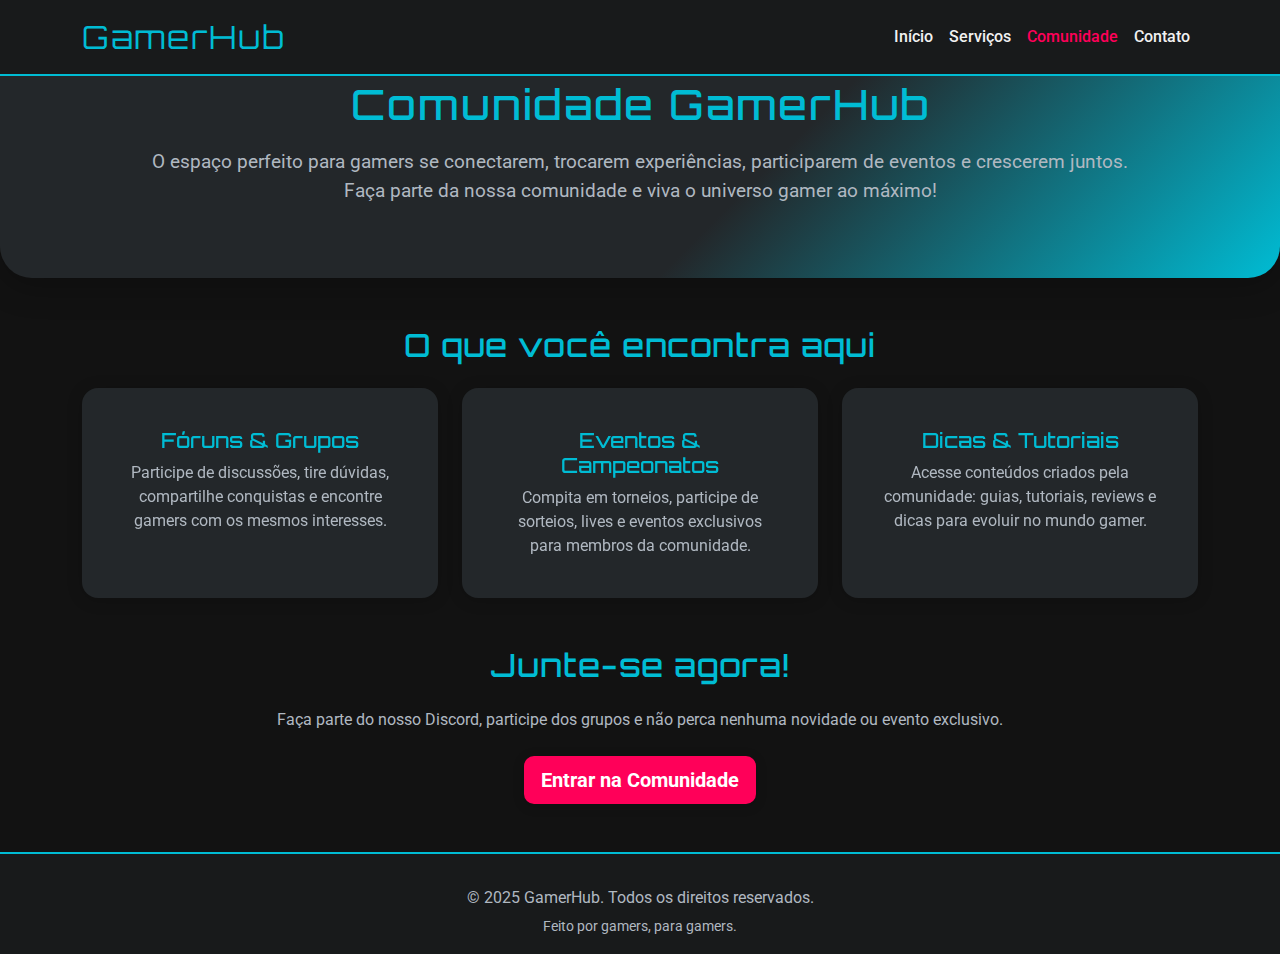
<file: comunidade.html>
<!DOCTYPE html>
<html lang="pt-br">
<head>
    <meta charset="UTF-8">
    <meta name="viewport" content="width=device-width, initial-scale=1.0">
    <title>Comunidade | GamerHub</title>
    <link href="https://cdn.jsdelivr.net/npm/bootstrap@5.3.0/dist/css/bootstrap.min.css" rel="stylesheet">
    <link href="https://fonts.googleapis.com/css2?family=Orbitron:wght@700&family=Roboto:wght@400;700&display=swap" rel="stylesheet">
    <style>
        :root {
            --primary: #00bcd4;
            --secondary: #181a1b;
            --accent: #ff0059;
            --bg-dark: #121212;
            --text-light: #f1f1f1;
            --card-bg: #23272a;
        }
        body {
            background: var(--bg-dark);
            color: var(--text-light);
            font-family: 'Roboto', Arial, sans-serif;
            min-height: 100vh;
        }
        .navbar {
            background: var(--secondary) !important;
            border-bottom: 2px solid var(--primary);
        }
        .navbar-brand {
            font-family: 'Orbitron', 'Roboto', Arial, sans-serif;
            font-size: 2rem;
            color: var(--primary) !important;
            letter-spacing: 2px;
        }
        .nav-link {
            color: var(--text-light) !important;
            font-weight: 500;
            transition: color 0.2s;
        }
        .nav-link:hover, .nav-link.active {
            color: var(--accent) !important;
        }
        .community-hero {
            background: linear-gradient(135deg, #23272a 60%, #00bcd4 100%);
            padding: 80px 0 40px 0;
            text-align: center;
            border-radius: 0 0 32px 32px;
            box-shadow: 0 8px 32px rgba(0,0,0,0.25);
            margin-bottom: 48px;
            animation: fadeInHero 1.2s ease;
        }
        @keyframes fadeInHero {
            from { opacity: 0; transform: translateY(-40px);}
            to { opacity: 1; transform: translateY(0);}
        }
        .community-title {
            font-family: 'Orbitron', Arial, sans-serif;
            font-size: 2.6rem;
            color: var(--primary);
            margin-bottom: 18px;
            letter-spacing: 2px;
            animation: slideDown 1s cubic-bezier(.77,0,.18,1) 0.2s both;
        }
        @keyframes slideDown {
            from { opacity: 0; transform: translateY(-30px);}
            to { opacity: 1; transform: translateY(0);}
        }
        .community-desc {
            font-size: 1.2rem;
            color: #b0b8c1;
            margin-bottom: 32px;
            animation: fadeIn 1.2s cubic-bezier(.77,0,.18,1) 0.5s both;
        }
        @keyframes fadeIn {
            from { opacity: 0;}
            to { opacity: 1;}
        }
        .section-title {
            color: var(--primary);
            font-family: 'Orbitron', Arial, sans-serif;
            font-size: 2rem;
            margin: 48px 0 24px 0;
            text-align: center;
            letter-spacing: 1px;
        }
        .card {
            background: var(--card-bg);
            color: var(--text-light);
            border: none;
            border-radius: 16px;
            box-shadow: 0 2px 16px rgba(0,0,0,0.18);
            transition: transform 0.25s cubic-bezier(.77,0,.18,1), box-shadow 0.25s cubic-bezier(.77,0,.18,1);
            will-change: transform;
        }
        .card:hover, .card:focus-within {
            transform: scale(1.05) rotate(-1deg);
            box-shadow: 0 8px 32px rgba(0,188,212,0.22);
            z-index: 2;
        }
        .card-title {
            color: var(--primary);
            font-family: 'Orbitron', Arial, sans-serif;
            font-size: 1.3rem;
        }
        .card-text {
            color: #b0b8c1;
        }
        .footer {
            background: var(--secondary);
            color: #b0b8c1;
            text-align: center;
            padding: 32px 0 16px 0;
            margin-top: 48px;
            border-top: 2px solid var(--primary);
        }
        @media (max-width: 600px) {
            .community-title { font-size: 1.6rem; }
            .section-title { font-size: 1.3rem; }
            .community-hero { padding: 48px 0 24px 0; }
        }
    </style>
</head>
<body>
    <!-- Navbar -->
    <nav class="navbar navbar-expand-lg navbar-dark fixed-top">
        <div class="container">
            <a class="navbar-brand" href="index3.html">GamerHub</a>
            <button class="navbar-toggler" type="button" data-bs-toggle="collapse" data-bs-target="#navbarNav">
                <span class="navbar-toggler-icon"></span>
            </button>
            <div class="collapse navbar-collapse" id="navbarNav">
                <ul class="navbar-nav ms-auto">
                    <li class="nav-item"><a class="nav-link" href="index3.html">Início</a></li>
                    <li class="nav-item"><a class="nav-link" href="services3.html">Serviços</a></li>
                    <li class="nav-item"><a class="nav-link active" href="#">Comunidade</a></li>
                    <li class="nav-item"><a class="nav-link" href="contact3.html">Contato</a></li>
                </ul>
            </div>
        </div>
    </nav>

    <!-- Hero Comunidade -->
    <section class="community-hero">
        <div class="container">
            <h1 class="community-title">Comunidade GamerHub</h1>
            <p class="community-desc">
                O espaço perfeito para gamers se conectarem, trocarem experiências, participarem de eventos e crescerem juntos.<br>
                Faça parte da nossa comunidade e viva o universo gamer ao máximo!
            </p>
        </div>
    </section>

    <!-- Seção de Destaques da Comunidade -->
    <main class="container">
        <h2 class="section-title">O que você encontra aqui</h2>
        <div class="row g-4 mb-5">
            <div class="col-12 col-md-4">
                <div class="card h-100 text-center p-4">
                    <div class="card-body">
                        <h5 class="card-title">Fóruns & Grupos</h5>
                        <p class="card-text">Participe de discussões, tire dúvidas, compartilhe conquistas e encontre gamers com os mesmos interesses.</p>
                    </div>
                </div>
            </div>
            <div class="col-12 col-md-4">
                <div class="card h-100 text-center p-4">
                    <div class="card-body">
                        <h5 class="card-title">Eventos & Campeonatos</h5>
                        <p class="card-text">Compita em torneios, participe de sorteios, lives e eventos exclusivos para membros da comunidade.</p>
                    </div>
                </div>
            </div>
            <div class="col-12 col-md-4">
                <div class="card h-100 text-center p-4">
                    <div class="card-body">
                        <h5 class="card-title">Dicas & Tutoriais</h5>
                        <p class="card-text">Acesse conteúdos criados pela comunidade: guias, tutoriais, reviews e dicas para evoluir no mundo gamer.</p>
                    </div>
                </div>
            </div>
        </div>
    </main>

    <!-- Seção de Chamada para Ação -->
    <section class="container text-center mb-5">
        <h2 class="section-title">Junte-se agora!</h2>
        <p class="mb-4" style="color:#b0b8c1;">
            Faça parte do nosso Discord, participe dos grupos e não perca nenhuma novidade ou evento exclusivo.
        </p>
        <a href="#" class="btn btn-lg" style="background:var(--accent);color:#fff;font-weight:700;border-radius:10px;box-shadow:0 2px 12px rgba(0,0,0,0.18);transition:background 0.2s,transform 0.2s;" onmouseover="this.style.background='#ff3377';this.style.transform='scale(1.05)';" onmouseout="this.style.background='var(--accent)';this.style.transform='scale(1)';">
            Entrar na Comunidade
        </a>
    </section>

    <!-- Footer -->
    <footer class="footer">
        <div class="container">
            <p class="mb-1">&copy; 2025 GamerHub. Todos os direitos reservados.</p>
            <small>Feito por gamers, para gamers.</small>
        </div>
    </footer>
    <script src="https://cdn.jsdelivr.net/npm/bootstrap@5.3.0/dist/js/bootstrap.bundle.min.js"></script>
</body>
</html>
</file>
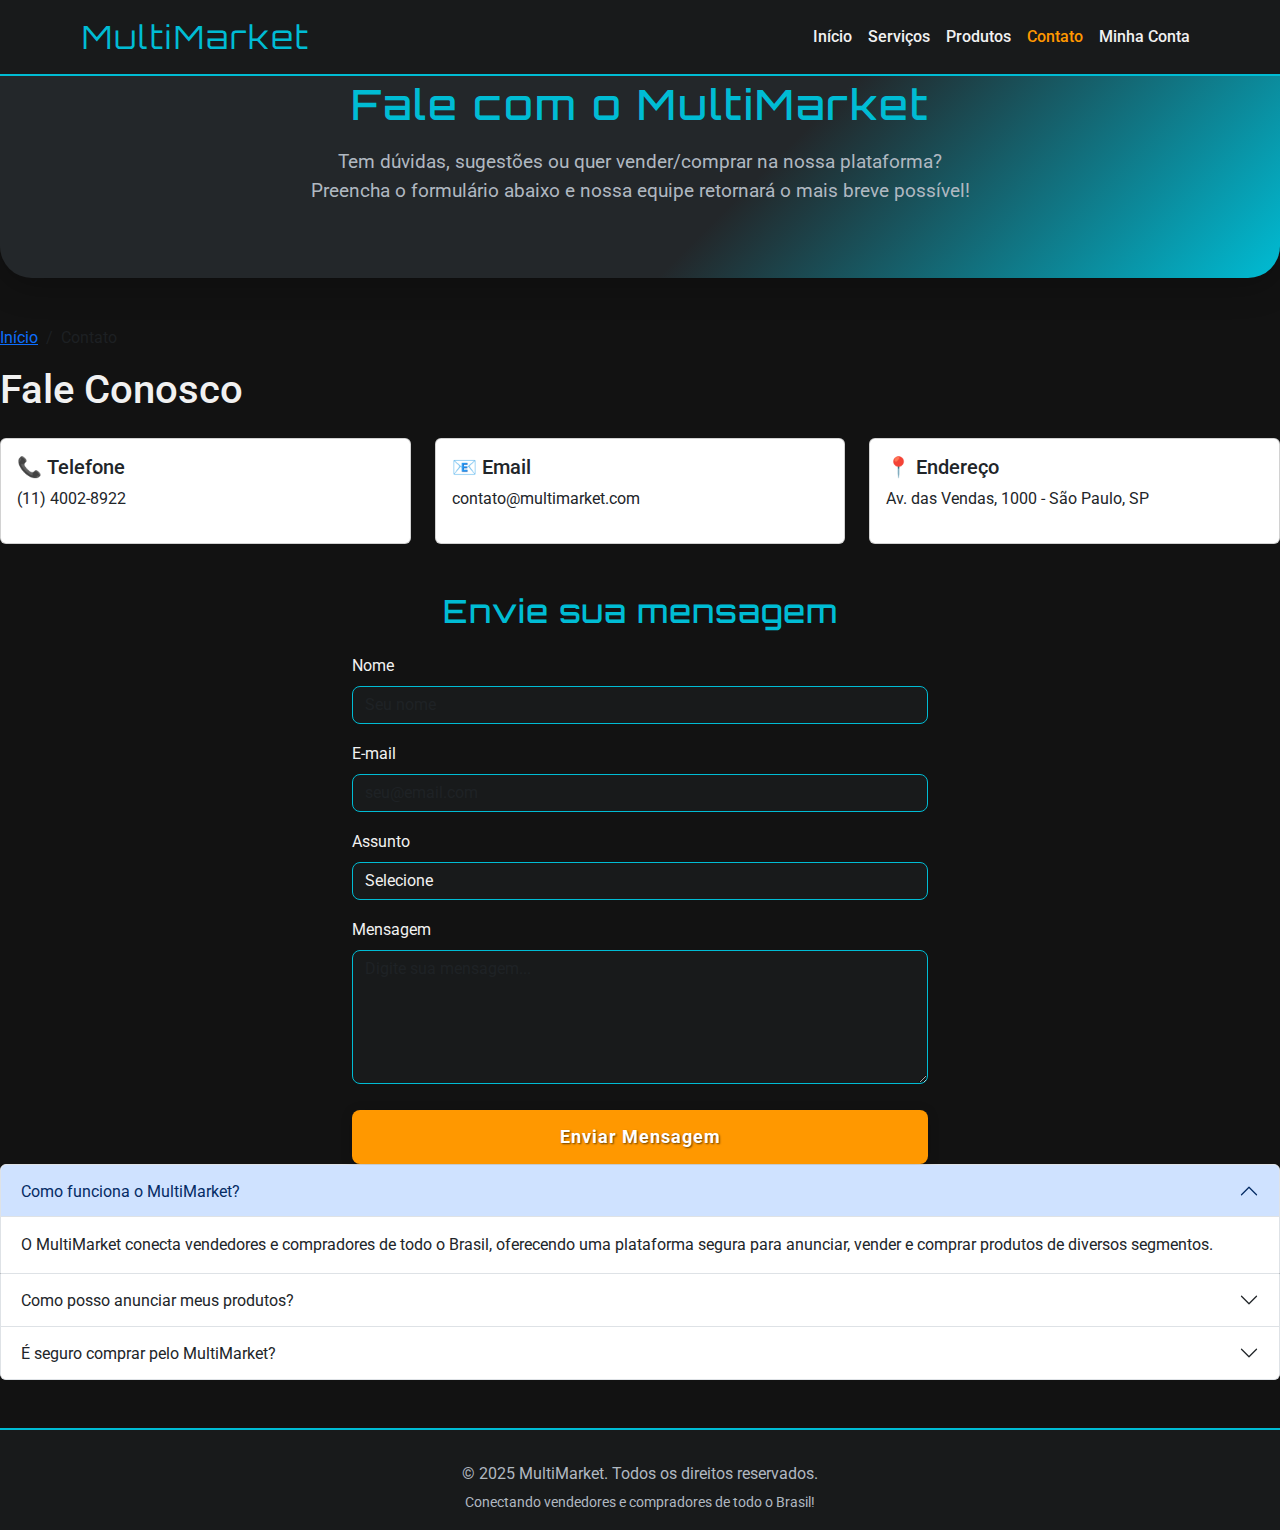
<file: contact3.html>
<!DOCTYPE html>
<html lang="pt-br">
<head>
    <meta charset="UTF-8">
    <meta name="viewport" content="width=device-width, initial-scale=1.0">
    <title>Contato | MultiMarket</title>
    <link href="https://cdn.jsdelivr.net/npm/bootstrap@5.3.0/dist/css/bootstrap.min.css" rel="stylesheet">
    <link href="https://fonts.googleapis.com/css2?family=Orbitron:wght@700&family=Roboto:wght@400;700&display=swap" rel="stylesheet">
    <style>
        :root {
            --primary: #00bcd4;
            --secondary: #181a1b;
            --accent: #ff9800;
            --bg-dark: #121212;
            --text-light: #f1f1f1;
            --card-bg: #23272a;
        }
        body {
            background: var(--bg-dark);
            color: var(--text-light);
            font-family: 'Roboto', Arial, sans-serif;
            min-height: 100vh;
        }
        .navbar {
            background: var(--secondary) !important;
            border-bottom: 2px solid var(--primary);
        }
        .navbar-brand {
            font-family: 'Orbitron', 'Roboto', Arial, sans-serif;
            font-size: 2rem;
            color: var(--primary) !important;
            letter-spacing: 2px;
        }
        .nav-link {
            color: var(--text-light) !important;
            font-weight: 500;
            transition: color 0.2s;
        }
        .nav-link:hover, .nav-link.active {
            color: var(--accent) !important;
        }
        .contact-hero {
            background: linear-gradient(135deg, #23272a 60%, #00bcd4 100%);
            padding: 80px 0 40px 0;
            text-align: center;
            border-radius: 0 0 32px 32px;
            box-shadow: 0 8px 32px rgba(0,0,0,0.25);
            margin-bottom: 48px;
            animation: fadeInHero 1.2s ease;
        }
        @keyframes fadeInHero {
            from { opacity: 0; transform: translateY(-40px);}
            to { opacity: 1; transform: translateY(0);}
        }
        .contact-title {
            font-family: 'Orbitron', Arial, sans-serif;
            font-size: 2.6rem;
            color: var(--primary);
            margin-bottom: 18px;
            letter-spacing: 2px;
            animation: slideDown 1s cubic-bezier(.77,0,.18,1) 0.2s both;
        }
        @keyframes slideDown {
            from { opacity: 0; transform: translateY(-30px);}
            to { opacity: 1; transform: translateY(0);}
        }
        .contact-desc {
            font-size: 1.2rem;
            color: #b0b8c1;
            margin-bottom: 32px;
            animation: fadeIn 1.2s cubic-bezier(.77,0,.18,1) 0.5s both;
        }
        @keyframes fadeIn {
            from { opacity: 0;}
            to { opacity: 1;}
        }
        .section-title {
            color: var(--primary);
            font-family: 'Orbitron', Arial, sans-serif;
            font-size: 2rem;
            margin: 48px 0 24px 0;
            text-align: center;
            letter-spacing: 1px;
        }
        .form-control, .form-select {
            background: #181a1b;
            color: var(--text-light);
            border: 1.5px solid var(--primary);
            border-radius: 8px;
            margin-bottom: 18px;
        }
        .form-control:focus, .form-select:focus {
            border-color: var(--accent);
            box-shadow: 0 0 0 2px #ff980055;
        }
        .btn-contact {
            background: var(--accent);
            color: #fff;
            border: none;
            padding: 14px 36px;
            border-radius: 8px;
            font-size: 1.1rem;
            font-weight: 700;
            letter-spacing: 1px;
            text-shadow: 1px 1px 2px rgba(0, 0, 0, 0.6);
            box-shadow: 0 2px 12px rgba(0,0,0,0.18);
            transition: background 0.2s, transform 0.2s, box-shadow 0.2s;
        }
        .btn-contact:hover, .btn-contact:focus {
            background: #ffb74d;
            transform: translateY(-2px) scale(1.03);
            box-shadow: 0 6px 24px rgba(255,152,0,0.18);
        }
        .footer {
            background: var(--secondary);
            color: #b0b8c1;
            text-align: center;
            padding: 32px 0 16px 0;
            margin-top: 48px;
            border-top: 2px solid var(--primary);
        }
        @media (max-width: 600px) {
            .contact-title { font-size: 1.6rem; }
            .section-title { font-size: 1.3rem; }
            .contact-hero { padding: 48px 0 24px 0; }
        }
    </style>
</head>
<body>
    <!-- Navbar -->
    <nav class="navbar navbar-expand-lg navbar-dark fixed-top">
        <div class="container">
            <a class="navbar-brand" href="index3.html">MultiMarket</a>
            <button class="navbar-toggler" type="button" data-bs-toggle="collapse" data-bs-target="#navbarNav">
                <span class="navbar-toggler-icon"></span>
            </button>
            <div class="collapse navbar-collapse" id="navbarNav">
                <ul class="navbar-nav ms-auto">
                    <li class="nav-item"><a class="nav-link" href="index3.html">Início</a></li>
                    <li class="nav-item"><a class="nav-link" href="services3.html">Serviços</a></li>
                    <li class="nav-item"><a class="nav-link" href="#">Produtos</a></li>
                    <li class="nav-item"><a class="nav-link active" href="#">Contato</a></li>
                    <li class="nav-item"><a class="nav-link" href="#">Minha Conta</a></li>
                </ul>
            </div>
        </div>
    </nav>

    <!-- Hero Contato -->
    <section class="contact-hero">
        <div class="container">
            <h1 class="contact-title">Fale com o MultiMarket</h1>
            <p class="contact-desc">
                Tem dúvidas, sugestões ou quer vender/comprar na nossa plataforma?<br>
                Preencha o formulário abaixo e nossa equipe retornará o mais breve possível!
            </p>
        </div>
    </section>

    <!-- Breadcrumb -->
    <nav aria-label="breadcrumb">
      <ol class="breadcrumb">
        <li class="breadcrumb-item"><a href="index3.html">Início</a></li>
        <li class="breadcrumb-item active" aria-current="page">Contato</li>
      </ol>
    </nav>

    <!-- Header -->
    <h1 class="mb-4">Fale Conosco</h1>

    <!-- Grid de Cards -->
    <div class="row row-cols-1 row-cols-md-3 g-4 mb-5">
      <div class="col">
        <div class="card p-3">
          <h5>📞 Telefone</h5>
          <p>(11) 4002-8922</p>
        </div>
      </div>
      <div class="col">
        <div class="card p-3">
          <h5>📧 Email</h5>
          <p>contato@multimarket.com</p>
        </div>
      </div>
      <div class="col">
        <div class="card p-3">
          <h5>📍 Endereço</h5>
          <p>Av. das Vendas, 1000 - São Paulo, SP</p>
        </div>
      </div>
    </div>

    <!-- Formulário de Contato -->
    <main class="container" style="max-width:600px;">
        <h2 class="section-title">Envie sua mensagem</h2>
        <form>
            <div class="mb-3">
                <label for="nome" class="form-label">Nome</label>
                <input type="text" class="form-control" id="nome" placeholder="Seu nome" required>
            </div>
            <div class="mb-3">
                <label for="email" class="form-label">E-mail</label>
                <input type="email" class="form-control" id="email" placeholder="seu@email.com" required>
            </div>
            <div class="mb-3">
                <label for="assunto" class="form-label">Assunto</label>
                <select class="form-select" id="assunto" required>
                    <option value="">Selecione</option>
                    <option value="duvida">Dúvida</option>
                    <option value="sugestao">Sugestão</option>
                    <option value="venda">Quero vender</option>
                    <option value="compra">Quero comprar</option>
                    <option value="parceria">Parceria</option>
                    <option value="outro">Outro</option>
                </select>
            </div>
            <div class="mb-3">
                <label for="mensagem" class="form-label">Mensagem</label>
                <textarea class="form-control" id="mensagem" rows="5" placeholder="Digite sua mensagem..." required></textarea>
            </div>
            <button type="submit" class="btn btn-contact w-100 mt-2">Enviar Mensagem</button>
        </form>
    </main>

    <!-- FAQ Accordion -->
    <div class="accordion mb-4" id="accordionExample">
      <div class="accordion-item">
        <h2 class="accordion-header">
          <button class="accordion-button" type="button" data-bs-toggle="collapse" data-bs-target="#faq1">
            Como funciona o MultiMarket?
          </button>
        </h2>
        <div id="faq1" class="accordion-collapse collapse show" data-bs-parent="#accordionExample">
          <div class="accordion-body">
            O MultiMarket conecta vendedores e compradores de todo o Brasil, oferecendo uma plataforma segura para anunciar, vender e comprar produtos de diversos segmentos.
          </div>
        </div>
      </div>
      <div class="accordion-item">
        <h2 class="accordion-header">
          <button class="accordion-button collapsed" type="button" data-bs-toggle="collapse" data-bs-target="#faq2">
            Como posso anunciar meus produtos?
          </button>
        </h2>
        <div id="faq2" class="accordion-collapse collapse" data-bs-parent="#accordionExample">
          <div class="accordion-body">
            Basta criar uma conta, acessar o painel do vendedor e cadastrar seus produtos com fotos, descrição e preço.
          </div>
        </div>
      </div>
      <div class="accordion-item">
        <h2 class="accordion-header">
          <button class="accordion-button collapsed" type="button" data-bs-toggle="collapse" data-bs-target="#faq3">
            É seguro comprar pelo MultiMarket?
          </button>
        </h2>
        <div id="faq3" class="accordion-collapse collapse" data-bs-parent="#accordionExample">
          <div class="accordion-body">
            Sim! Todas as transações são protegidas e você pode avaliar vendedores e produtos para garantir a melhor experiência.
          </div>
        </div>
      </div>
    </div>

    <!-- Footer -->
    <footer class="footer">
        <div class="container">
            <p class="mb-1">&copy; 2025 MultiMarket. Todos os direitos reservados.</p>
            <small>Conectando vendedores e compradores de todo o Brasil!</small>
        </div>
    </footer>
    <script src="https://cdn.jsdelivr.net/npm/bootstrap@5.3.0/dist/js/bootstrap.bundle.min.js"></script>
</body>
</html>
</file>
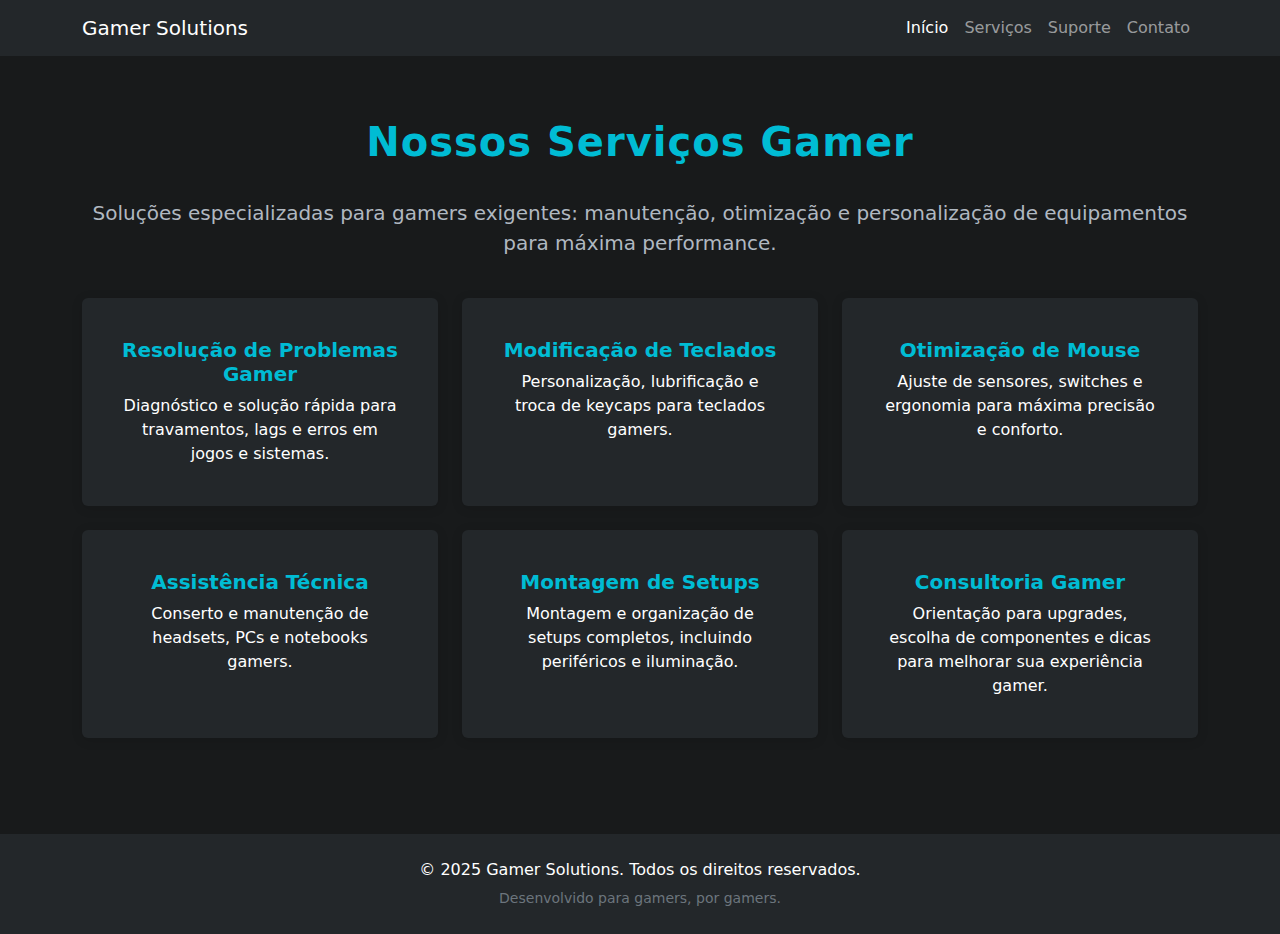
<file: services.html>
<!DOCTYPE html>
<html lang="pt-br">
<head>
  <meta charset="UTF-8">
  <meta name="viewport" content="width=device-width, initial-scale=1.0">
  <title>Gamer Solutions – Serviços</title>
  <link href="https://cdn.jsdelivr.net/npm/bootstrap@5.3.0/dist/css/bootstrap.min.css" rel="stylesheet">
  <style>
    body {
      padding-top: 70px;
      background: #181a1b;
      color: #fff;
    }
    .navbar {
      background: #23272a !important;
    }
    .card {
      background: #23272a;
      color: #fff;
      border: none;
      transition: transform 0.2s, box-shadow 0.2s;
      box-shadow: 0 2px 12px rgba(0,0,0,0.12);
    }
    .card:hover {
      transform: translateY(-4px) scale(1.02);
      box-shadow: 0 6px 24px rgba(0,0,0,0.18);
    }
    .card-title {
      color: #00bcd4;
      font-weight: 600;
    }
    .section-title {
      color: #00bcd4;
      font-weight: 700;
      letter-spacing: 1px;
      margin-bottom: 2rem;
      text-align: center;
    }
    .lead {
      color: #b0b8c1;
      text-align: center;
      margin-bottom: 2.5rem;
    }
    @media (max-width: 600px) {
      body {
        padding-top: 56px;
      }
      .section-title {
        font-size: 1.4rem;
      }
    }
  </style>
</head>
<body>

<!-- Navbar -->
<nav class="navbar navbar-expand-lg navbar-dark fixed-top">
  <div class="container">
    <a class="navbar-brand" href="#">Gamer Solutions</a>
    <button class="navbar-toggler" type="button" data-bs-toggle="collapse" data-bs-target="#navbarNav">
      <span class="navbar-toggler-icon"></span>
    </button>
    <div class="collapse navbar-collapse" id="navbarNav">
      <ul class="navbar-nav ms-auto">
        <li class="nav-item"><a class="nav-link active" href="#">Início</a></li>
        <li class="nav-item"><a class="nav-link" href="#">Serviços</a></li>
        <li class="nav-item"><a class="nav-link" href="#">Suporte</a></li>
        <li class="nav-item"><a class="nav-link" href="#">Contato</a></li>
      </ul>
    </div>
  </div>
</nav>

<main class="container py-5">
  <h1 class="section-title">Nossos Serviços Gamer</h1>
  <p class="lead">
    Soluções especializadas para gamers exigentes: manutenção, otimização e personalização de equipamentos para máxima performance.
  </p>
  <div class="row row-cols-1 row-cols-md-2 row-cols-lg-3 g-4">
    <div class="col">
      <div class="card h-100 text-center p-4">
        <div class="card-body">
          <h5 class="card-title">Resolução de Problemas Gamer</h5>
          <p class="card-text">Diagnóstico e solução rápida para travamentos, lags e erros em jogos e sistemas.</p>
        </div>
      </div>
    </div>
    <div class="col">
      <div class="card h-100 text-center p-4">
        <div class="card-body">
          <h5 class="card-title">Modificação de Teclados</h5>
          <p class="card-text">Personalização, lubrificação e troca de keycaps para teclados gamers.</p>
        </div>
      </div>
    </div>
    <div class="col">
      <div class="card h-100 text-center p-4">
        <div class="card-body">
          <h5 class="card-title">Otimização de Mouse</h5>
          <p class="card-text">Ajuste de sensores, switches e ergonomia para máxima precisão e conforto.</p>
        </div>
      </div>
    </div>
    <div class="col">
      <div class="card h-100 text-center p-4">
        <div class="card-body">
          <h5 class="card-title">Assistência Técnica</h5>
          <p class="card-text">Conserto e manutenção de headsets, PCs e notebooks gamers.</p>
        </div>
      </div>
    </div>
    <div class="col">
      <div class="card h-100 text-center p-4">
        <div class="card-body">
          <h5 class="card-title">Montagem de Setups</h5>
          <p class="card-text">Montagem e organização de setups completos, incluindo periféricos e iluminação.</p>
        </div>
      </div>
    </div>
    <div class="col">
      <div class="card h-100 text-center p-4">
        <div class="card-body">
          <h5 class="card-title">Consultoria Gamer</h5>
          <p class="card-text">Orientação para upgrades, escolha de componentes e dicas para melhorar sua experiência gamer.</p>
        </div>
      </div>
    </div>
  </div>
</main>

<footer class="text-center py-4 mt-5" style="background:#23272a;">
  <div class="container">
    <p class="mb-1">&copy; 2025 Gamer Solutions. Todos os direitos reservados.</p>
    <small class="text-secondary">Desenvolvido para gamers, por gamers.</small>
  </div>
</footer>

<script src="https://cdn.jsdelivr.net/npm/bootstrap@5.3.0/dist/js/bootstrap.bundle.min.js"></script>
</body>
</html>
</file>
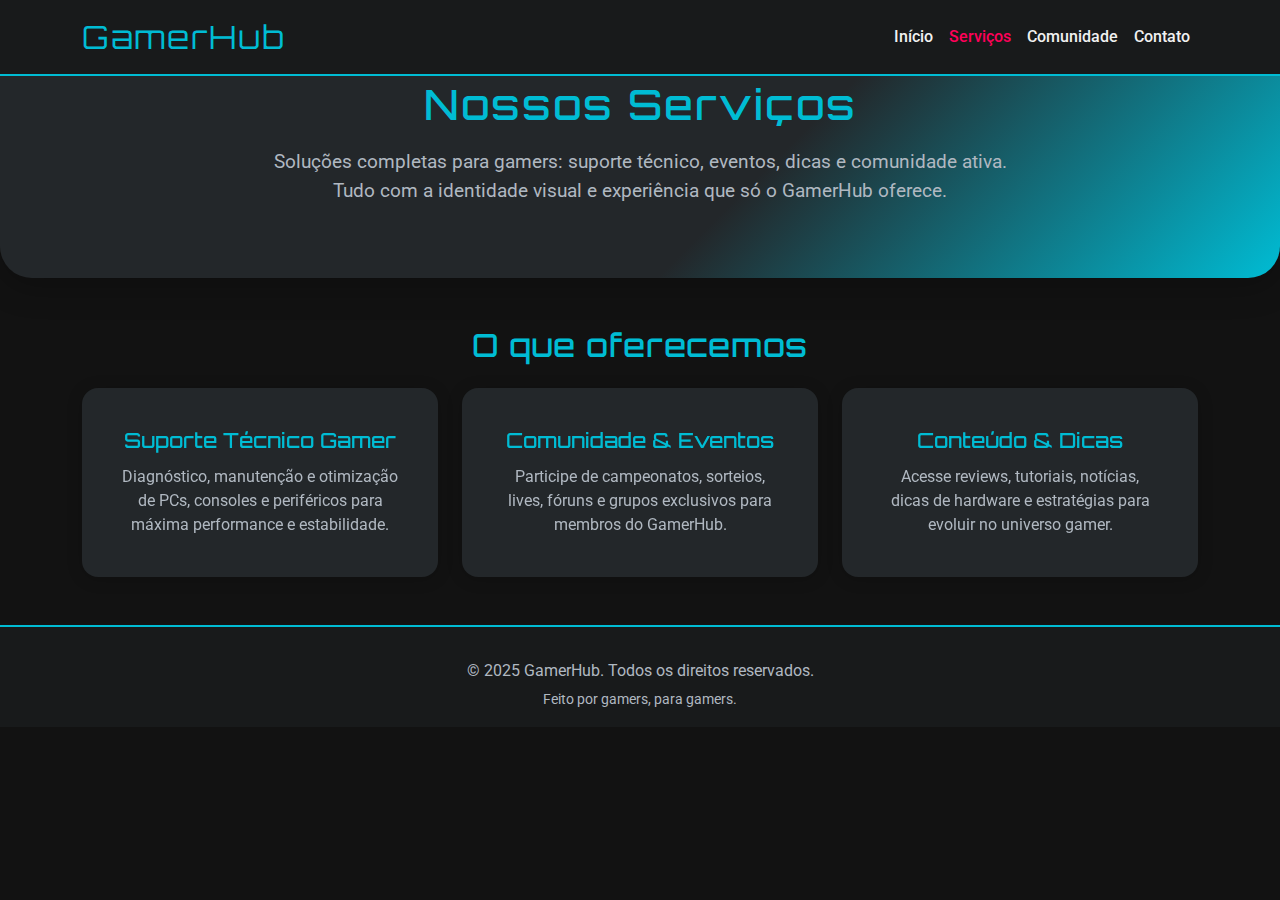
<file: services3.html>
<!DOCTYPE html>
<html lang="pt-br">
<head>
    <meta charset="UTF-8">
    <meta name="viewport" content="width=device-width, initial-scale=1.0">
    <title>Serviços | GamerHub</title>
    <link href="https://cdn.jsdelivr.net/npm/bootstrap@5.3.0/dist/css/bootstrap.min.css" rel="stylesheet">
    <link href="https://fonts.googleapis.com/css2?family=Orbitron:wght@700&family=Roboto:wght@400;700&display=swap" rel="stylesheet">
    <style>
        :root {
            --primary: #00bcd4;
            --secondary: #181a1b;
            --accent: #ff0059;
            --bg-dark: #121212;
            --text-light: #f1f1f1;
            --card-bg: #23272a;
        }
        body {
            background: var(--bg-dark);
            color: var(--text-light);
            font-family: 'Roboto', Arial, sans-serif;
            min-height: 100vh;
        }
        .navbar {
            background: var(--secondary) !important;
            border-bottom: 2px solid var(--primary);
        }
        .navbar-brand {
            font-family: 'Orbitron', 'Roboto', Arial, sans-serif;
            font-size: 2rem;
            color: var(--primary) !important;
            letter-spacing: 2px;
        }
        .nav-link {
            color: var(--text-light) !important;
            font-weight: 500;
            transition: color 0.2s;
        }
        .nav-link:hover, .nav-link.active {
            color: var(--accent) !important;
        }
        .services-hero {
            background: linear-gradient(135deg, #23272a 60%, #00bcd4 100%);
            padding: 80px 0 40px 0;
            text-align: center;
            border-radius: 0 0 32px 32px;
            box-shadow: 0 8px 32px rgba(0,0,0,0.25);
            margin-bottom: 48px;
            animation: fadeInHero 1.2s ease;
        }
        @keyframes fadeInHero {
            from { opacity: 0; transform: translateY(-40px);}
            to { opacity: 1; transform: translateY(0);}
        }
        .services-title {
            font-family: 'Orbitron', Arial, sans-serif;
            font-size: 2.6rem;
            color: var(--primary);
            margin-bottom: 18px;
            letter-spacing: 2px;
            animation: slideDown 1s cubic-bezier(.77,0,.18,1) 0.2s both;
        }
        @keyframes slideDown {
            from { opacity: 0; transform: translateY(-30px);}
            to { opacity: 1; transform: translateY(0);}
        }
        .services-desc {
            font-size: 1.2rem;
            color: #b0b8c1;
            margin-bottom: 32px;
            animation: fadeIn 1.2s cubic-bezier(.77,0,.18,1) 0.5s both;
        }
        @keyframes fadeIn {
            from { opacity: 0;}
            to { opacity: 1;}
        }
        .section-title {
            color: var(--primary);
            font-family: 'Orbitron', Arial, sans-serif;
            font-size: 2rem;
            margin: 48px 0 24px 0;
            text-align: center;
            letter-spacing: 1px;
        }
        .card {
            background: var(--card-bg);
            color: var(--text-light);
            border: none;
            border-radius: 16px;
            box-shadow: 0 2px 16px rgba(0,0,0,0.18);
            transition: transform 0.25s cubic-bezier(.77,0,.18,1), box-shadow 0.25s cubic-bezier(.77,0,.18,1);
            will-change: transform;
        }
        .card:hover, .card:focus-within {
            transform: scale(1.05) rotate(-1deg);
            box-shadow: 0 8px 32px rgba(0,188,212,0.22);
            z-index: 2;
        }
        .card-title {
            color: var(--primary);
            font-family: 'Orbitron', Arial, sans-serif;
            font-size: 1.3rem;
            margin-bottom: 12px;
        }
        .card-text {
            color: #b0b8c1;
        }
        .footer {
            background: var(--secondary);
            color: #b0b8c1;
            text-align: center;
            padding: 32px 0 16px 0;
            margin-top: 48px;
            border-top: 2px solid var(--primary);
        }
        @media (max-width: 600px) {
            .services-title { font-size: 1.6rem; }
            .section-title { font-size: 1.3rem; }
            .services-hero { padding: 48px 0 24px 0; }
        }
    </style>
</head>
<body>
    <!-- Navbar -->
    <nav class="navbar navbar-expand-lg navbar-dark fixed-top">
        <div class="container">
            <a class="navbar-brand" href="index3.html">GamerHub</a>
            <button class="navbar-toggler" type="button" data-bs-toggle="collapse" data-bs-target="#navbarNav">
                <span class="navbar-toggler-icon"></span>
            </button>
            <div class="collapse navbar-collapse" id="navbarNav">
                <ul class="navbar-nav ms-auto">
                    <li class="nav-item"><a class="nav-link" href="index3.html">Início</a></li>
                    <li class="nav-item"><a class="nav-link active" href="#">Serviços</a></li>
                    <li class="nav-item"><a class="nav-link" href="#">Comunidade</a></li>
                    <li class="nav-item"><a class="nav-link" href="#">Contato</a></li>
                </ul>
            </div>
        </div>
    </nav>

    <!-- Hero Serviços -->
    <section class="services-hero">
        <div class="container">
            <h1 class="services-title">Nossos Serviços</h1>
            <p class="services-desc">
                Soluções completas para gamers: suporte técnico, eventos, dicas e comunidade ativa.<br>
                Tudo com a identidade visual e experiência que só o GamerHub oferece.
            </p>
        </div>
    </section>

    <!-- Cards de Serviços -->
    <main class="container">
        <h2 class="section-title">O que oferecemos</h2>
        <div class="row g-4 mb-5">
            <div class="col-12 col-md-4">
                <div class="card h-100 text-center p-4">
                    <div class="card-body">
                        <h5 class="card-title">Suporte Técnico Gamer</h5>
                        <p class="card-text">Diagnóstico, manutenção e otimização de PCs, consoles e periféricos para máxima performance e estabilidade.</p>
                    </div>
                </div>
            </div>
            <div class="col-12 col-md-4">
                <div class="card h-100 text-center p-4">
                    <div class="card-body">
                        <h5 class="card-title">Comunidade & Eventos</h5>
                        <p class="card-text">Participe de campeonatos, sorteios, lives, fóruns e grupos exclusivos para membros do GamerHub.</p>
                    </div>
                </div>
            </div>
            <div class="col-12 col-md-4">
                <div class="card h-100 text-center p-4">
                    <div class="card-body">
                        <h5 class="card-title">Conteúdo & Dicas</h5>
                        <p class="card-text">Acesse reviews, tutoriais, notícias, dicas de hardware e estratégias para evoluir no universo gamer.</p>
                    </div>
                </div>
            </div>
        </div>
    </main>

    <!-- Footer -->
    <footer class="footer">
        <div class="container">
            <p class="mb-1">&copy; 2025 GamerHub. Todos os direitos reservados.</p>
            <small>Feito por gamers, para gamers.</small>
        </div>
    </footer>
    <script src="https://cdn.jsdelivr.net/npm/bootstrap@5.3.0/dist/js/bootstrap.bundle.min.js"></script>
</body>
</html>
</file>
